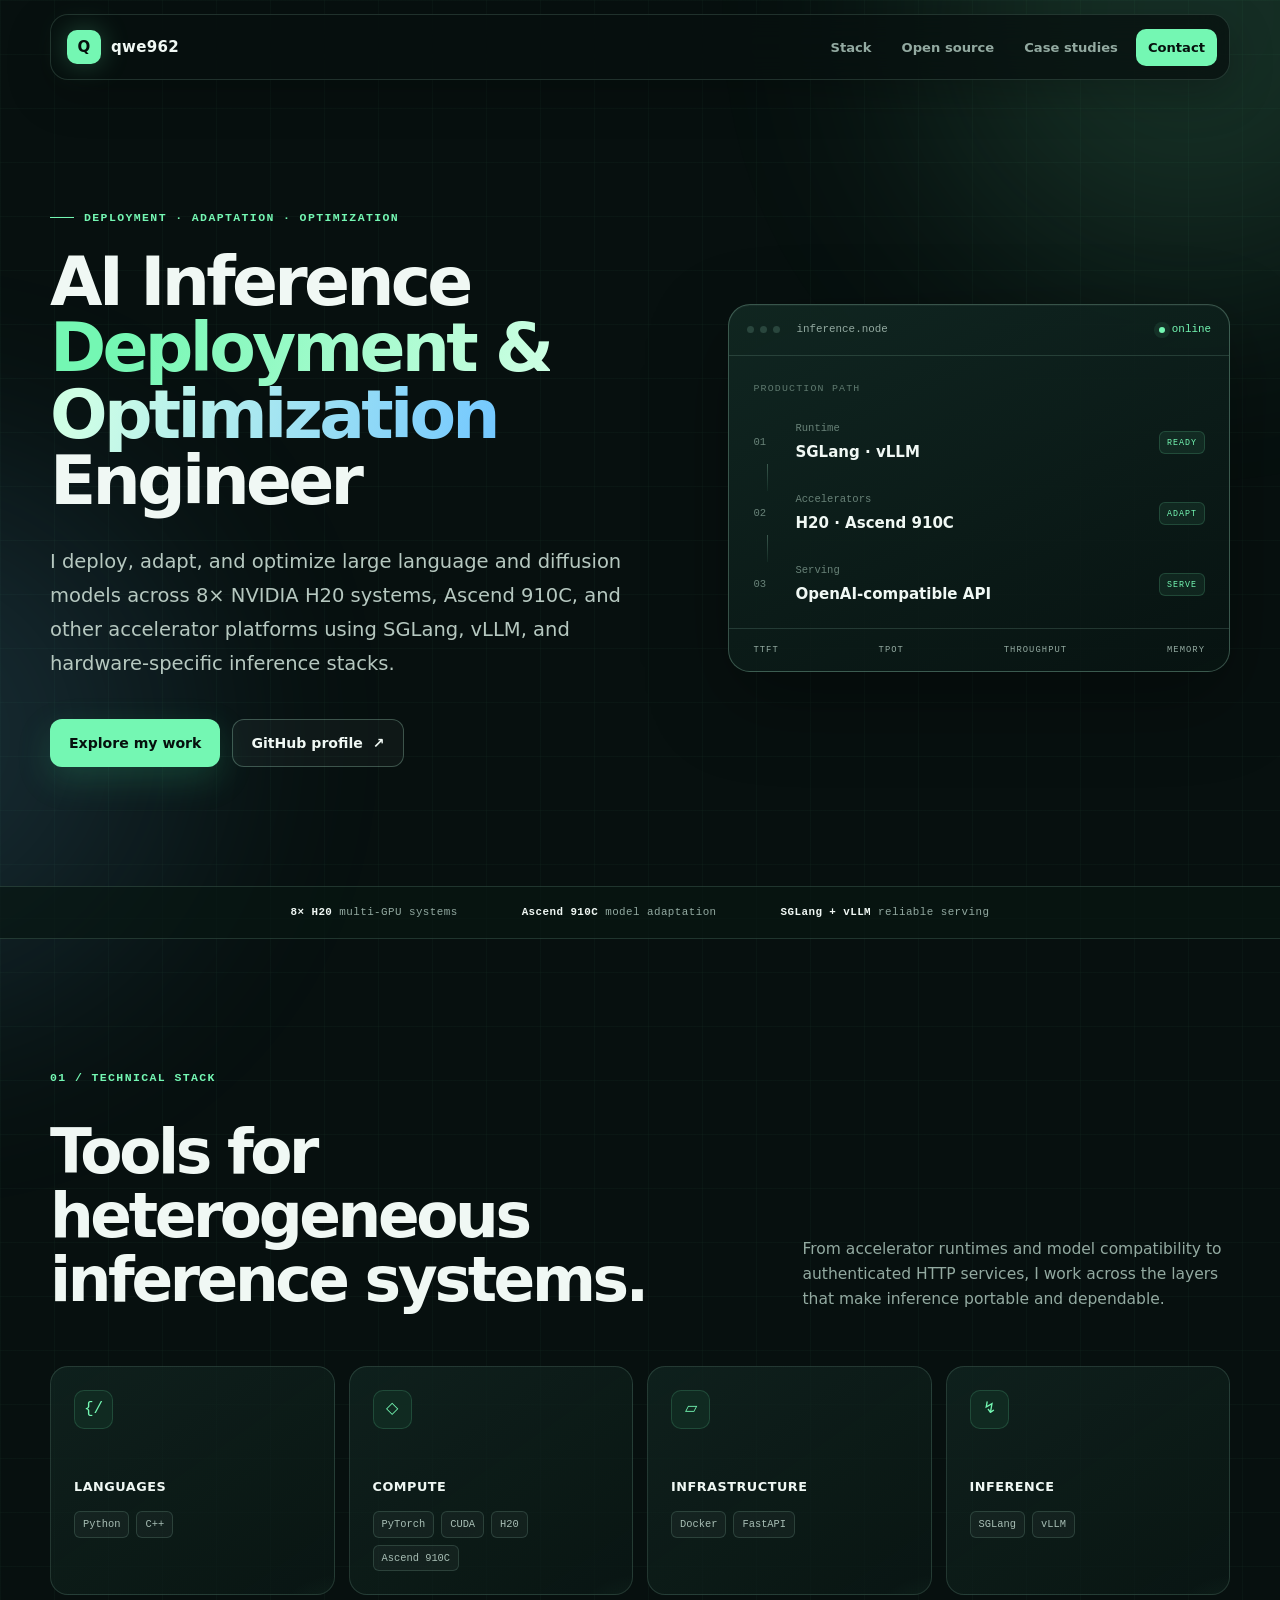
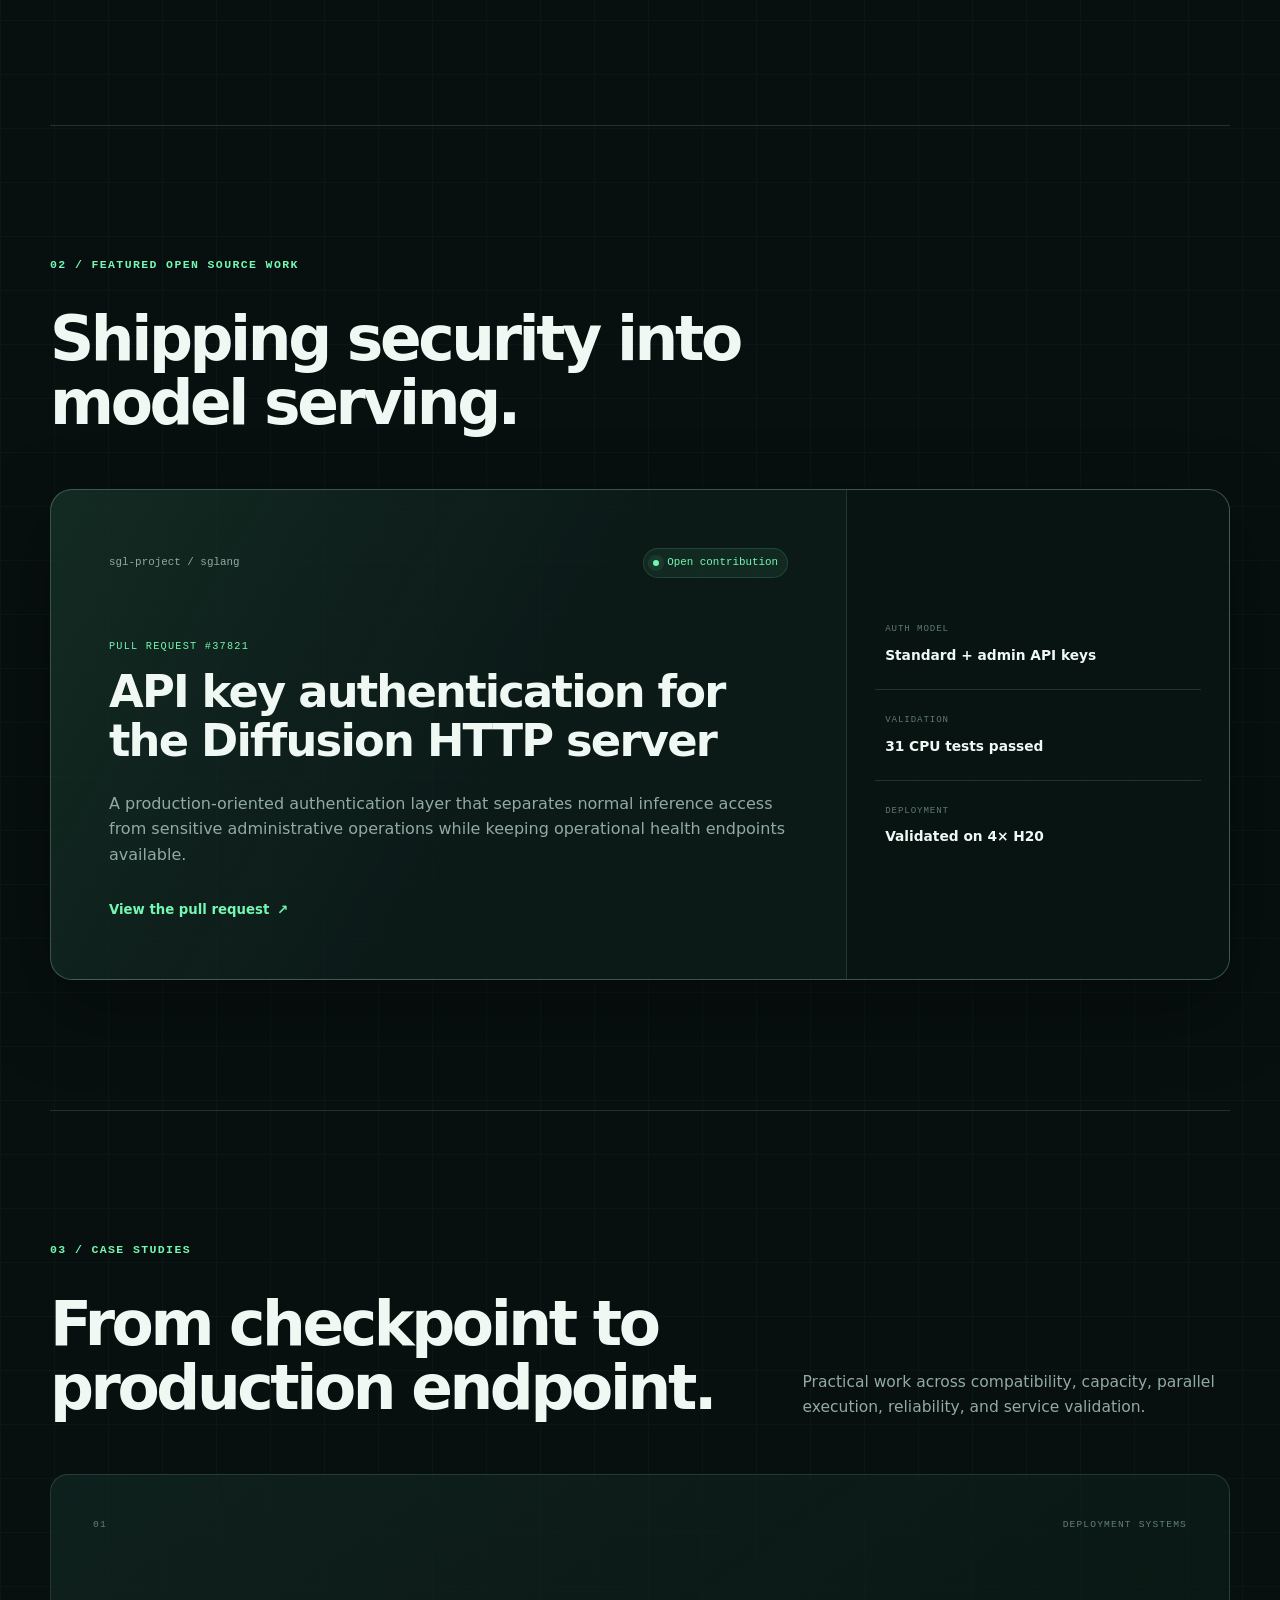
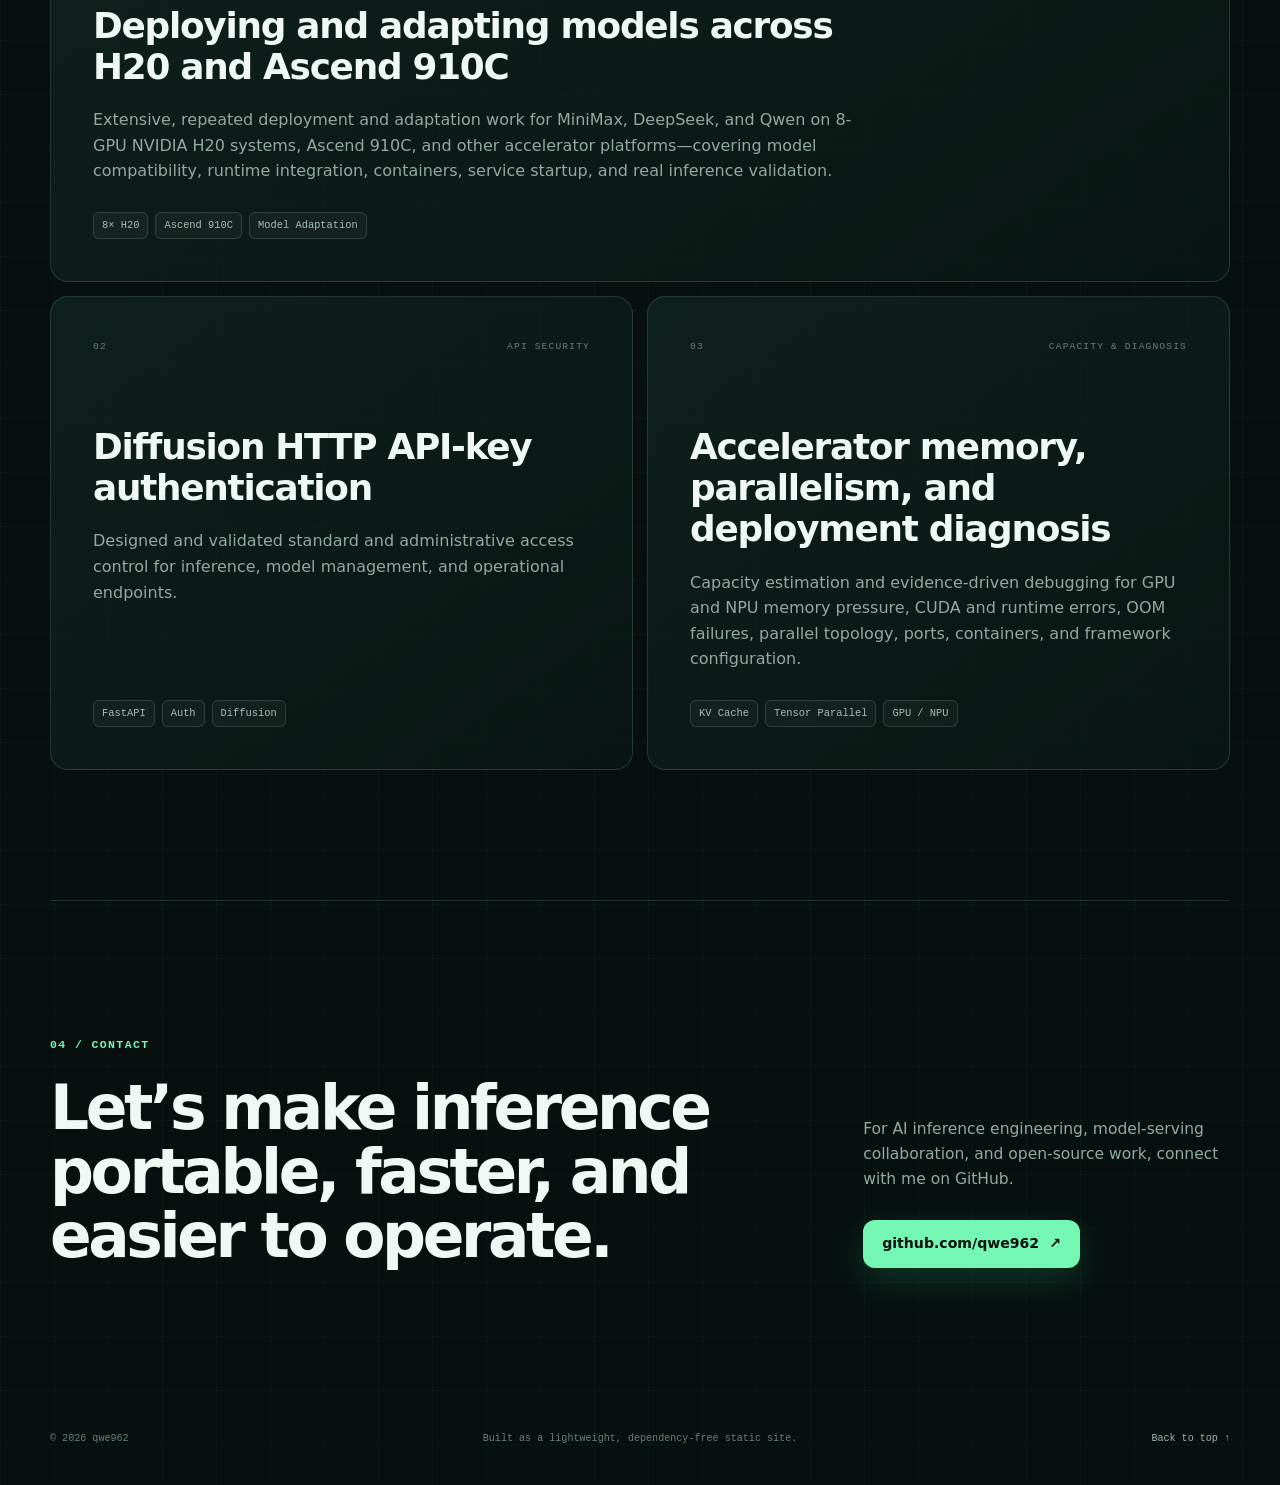
<file: index.html>
<!DOCTYPE html>
<html lang="en">
  <head>
    <meta charset="utf-8">
    <meta name="viewport" content="width=device-width, initial-scale=1">
    <meta name="theme-color" content="#07100f">
    <meta
      name="description"
      content="AI Inference Deployment & Optimization Engineer focused on SGLang, vLLM, NVIDIA H20, Ascend 910C, and cross-accelerator model adaptation."
    >
    <meta property="og:type" content="website">
    <meta property="og:title" content="qwe962 — AI Inference Deployment & Optimization Engineer">
    <meta
      property="og:description"
      content="Large-model deployment, adaptation, and optimization across NVIDIA H20, Ascend 910C, SGLang, and vLLM."
    >
    <meta property="og:url" content="https://qwe962.github.io/">
    <meta property="og:image" content="https://qwe962.github.io/assets/site-preview.png">
    <meta name="twitter:card" content="summary_large_image">
    <link rel="canonical" href="https://qwe962.github.io/">
    <link rel="icon" href="assets/favicon.svg" type="image/svg+xml">
    <link rel="stylesheet" href="styles.css">
    <script>
      document.documentElement.classList.add('js');
    </script>
    <script src="script.js" defer></script>
    <title>qwe962 — AI Inference Deployment &amp; Optimization Engineer</title>
  </head>
  <body>
    <a class="skip-link" href="#main-content">Skip to content</a>

    <div class="page-glow page-glow-one" aria-hidden="true"></div>
    <div class="page-glow page-glow-two" aria-hidden="true"></div>

    <header class="site-header">
      <a class="brand" href="#top" aria-label="qwe962 home">
        <span class="brand-mark" aria-hidden="true">Q</span>
        <span>qwe962</span>
      </a>

      <nav class="site-nav" aria-label="Primary navigation">
        <a href="#stack">Stack</a>
        <a href="#open-source">Open source</a>
        <a href="#case-studies">Case studies</a>
        <a class="nav-contact" href="#contact">Contact</a>
      </nav>
    </header>

    <main id="main-content">
      <section class="hero section-shell" id="top">
        <div class="hero-copy">
          <p class="eyebrow reveal">Deployment · adaptation · optimization</p>
          <h1 class="reveal">
            AI Inference<br>
            <span>Deployment &amp;<br>Optimization</span><br>
            Engineer
          </h1>
          <p class="hero-summary reveal">
            I deploy, adapt, and optimize large language and diffusion models
            across 8× NVIDIA H20 systems, Ascend 910C, and other accelerator
            platforms using SGLang, vLLM, and hardware-specific inference stacks.
          </p>
          <div class="hero-actions reveal">
            <a class="button button-primary" href="#case-studies">Explore my work</a>
            <a
              class="button button-secondary"
              href="https://github.com/qwe962"
              target="_blank"
              rel="noreferrer"
            >
              GitHub profile
              <span aria-hidden="true">↗</span>
            </a>
          </div>
        </div>

        <div class="hero-system reveal">
          <div class="system-header">
            <div class="window-controls" aria-hidden="true">
              <span></span><span></span><span></span>
            </div>
            <span>inference.node</span>
            <span class="live-status"><i></i> online</span>
          </div>

          <div class="system-body">
            <div class="system-label">PRODUCTION PATH</div>
            <div class="pipeline-row">
              <span class="pipeline-index">01</span>
              <div>
                <span class="pipeline-name">Runtime</span>
                <strong>SGLang · vLLM</strong>
              </div>
              <span class="pipeline-state">READY</span>
            </div>
            <div class="pipeline-line" aria-hidden="true"></div>
            <div class="pipeline-row">
              <span class="pipeline-index">02</span>
              <div>
                <span class="pipeline-name">Accelerators</span>
                <strong>H20 · Ascend 910C</strong>
              </div>
              <span class="pipeline-state">ADAPT</span>
            </div>
            <div class="pipeline-line" aria-hidden="true"></div>
            <div class="pipeline-row">
              <span class="pipeline-index">03</span>
              <div>
                <span class="pipeline-name">Serving</span>
                <strong>OpenAI-compatible API</strong>
              </div>
              <span class="pipeline-state">SERVE</span>
            </div>
          </div>

          <div class="system-footer">
            <span>TTFT</span>
            <span>TPOT</span>
            <span>THROUGHPUT</span>
            <span>MEMORY</span>
          </div>
        </div>
      </section>

      <section class="signal-bar" aria-label="Engineering focus">
        <div class="signal-track">
          <span><strong>8× H20</strong> multi-GPU systems</span>
          <span><strong>Ascend 910C</strong> model adaptation</span>
          <span><strong>SGLang + vLLM</strong> reliable serving</span>
        </div>
      </section>

      <section class="content-section section-shell" id="stack">
        <div class="section-heading reveal">
          <p class="section-number">01 / TECHNICAL STACK</p>
          <h2>Tools for heterogeneous inference systems.</h2>
          <p>
            From accelerator runtimes and model compatibility to authenticated
            HTTP services, I work across the layers that make inference portable
            and dependable.
          </p>
        </div>

        <div class="stack-grid">
          <article class="stack-card reveal">
            <span class="stack-icon" aria-hidden="true">{/</span>
            <h3>Languages</h3>
            <div class="tag-list">
              <span>Python</span>
              <span>C++</span>
            </div>
          </article>

          <article class="stack-card reveal">
            <span class="stack-icon" aria-hidden="true">◇</span>
            <h3>Compute</h3>
            <div class="tag-list">
              <span>PyTorch</span>
              <span>CUDA</span>
              <span>H20</span>
              <span>Ascend 910C</span>
            </div>
          </article>

          <article class="stack-card reveal">
            <span class="stack-icon" aria-hidden="true">▱</span>
            <h3>Infrastructure</h3>
            <div class="tag-list">
              <span>Docker</span>
              <span>FastAPI</span>
            </div>
          </article>

          <article class="stack-card reveal">
            <span class="stack-icon" aria-hidden="true">↯</span>
            <h3>Inference</h3>
            <div class="tag-list">
              <span>SGLang</span>
              <span>vLLM</span>
            </div>
          </article>
        </div>
      </section>

      <section class="content-section section-shell" id="open-source">
        <div class="section-heading reveal">
          <p class="section-number">02 / FEATURED OPEN SOURCE WORK</p>
          <h2>Shipping security into model serving.</h2>
        </div>

        <article class="featured-work reveal">
          <div class="work-main">
            <div class="work-meta">
              <span class="repo-name">sgl-project / sglang</span>
              <span class="status-badge"><i></i> Open contribution</span>
            </div>
            <p class="pr-number">PULL REQUEST #37821</p>
            <h3>API key authentication for the Diffusion HTTP server</h3>
            <p class="work-description">
              A production-oriented authentication layer that separates normal
              inference access from sensitive administrative operations while
              keeping operational health endpoints available.
            </p>
            <a
              class="text-link"
              href="https://github.com/sgl-project/sglang/pull/37821"
              target="_blank"
              rel="noreferrer"
            >
              View the pull request <span aria-hidden="true">↗</span>
            </a>
          </div>

          <div class="work-details">
            <div>
              <span>AUTH MODEL</span>
              <strong>Standard + admin API keys</strong>
            </div>
            <div>
              <span>VALIDATION</span>
              <strong>31 CPU tests passed</strong>
            </div>
            <div>
              <span>DEPLOYMENT</span>
              <strong>Validated on 4× H20</strong>
            </div>
          </div>
        </article>
      </section>

      <section class="content-section section-shell" id="case-studies">
        <div class="section-heading reveal">
          <p class="section-number">03 / CASE STUDIES</p>
          <h2>From checkpoint to production endpoint.</h2>
          <p>
            Practical work across compatibility, capacity, parallel execution,
            reliability, and service validation.
          </p>
        </div>

        <div class="case-grid">
          <article class="case-card case-card-wide reveal">
            <div class="case-topline">
              <span>01</span>
              <span>DEPLOYMENT SYSTEMS</span>
            </div>
            <h3>Deploying and adapting models across H20 and Ascend 910C</h3>
            <p>
              Extensive, repeated deployment and adaptation work for MiniMax,
              DeepSeek, and Qwen on 8-GPU NVIDIA H20 systems, Ascend 910C, and
              other accelerator platforms—covering model compatibility, runtime
              integration, containers, service startup, and real inference validation.
            </p>
            <div class="case-tags">
              <span>8× H20</span><span>Ascend 910C</span><span>Model Adaptation</span>
            </div>
          </article>

          <article class="case-card reveal">
            <div class="case-topline">
              <span>02</span>
              <span>API SECURITY</span>
            </div>
            <h3>Diffusion HTTP API-key authentication</h3>
            <p>
              Designed and validated standard and administrative access control
              for inference, model management, and operational endpoints.
            </p>
            <div class="case-tags">
              <span>FastAPI</span><span>Auth</span><span>Diffusion</span>
            </div>
          </article>

          <article class="case-card reveal">
            <div class="case-topline">
              <span>03</span>
              <span>CAPACITY &amp; DIAGNOSIS</span>
            </div>
            <h3>Accelerator memory, parallelism, and deployment diagnosis</h3>
            <p>
              Capacity estimation and evidence-driven debugging for GPU and NPU
              memory pressure, CUDA and runtime errors, OOM failures, parallel
              topology, ports, containers, and framework configuration.
            </p>
            <div class="case-tags">
              <span>KV Cache</span><span>Tensor Parallel</span><span>GPU / NPU</span>
            </div>
          </article>
        </div>
      </section>

      <section class="contact-section section-shell reveal" id="contact">
        <div>
          <p class="section-number">04 / CONTACT</p>
          <h2>Let’s make inference portable, faster, and easier to operate.</h2>
        </div>
        <div class="contact-copy">
          <p>
            For AI inference engineering, model-serving collaboration, and
            open-source work, connect with me on GitHub.
          </p>
          <a
            class="button button-primary"
            href="https://github.com/qwe962"
            target="_blank"
            rel="noreferrer"
          >
            github.com/qwe962 <span aria-hidden="true">↗</span>
          </a>
        </div>
      </section>
    </main>

    <footer class="site-footer section-shell">
      <p>© 2026 qwe962</p>
      <p>Built as a lightweight, dependency-free static site.</p>
      <a href="#top">Back to top ↑</a>
    </footer>
  </body>
</html>
</file>
<file: styles.css>
:root {
  --bg: #07100f;
  --bg-soft: #0a1513;
  --panel: rgba(14, 30, 27, 0.72);
  --panel-solid: #0e1d1a;
  --line: rgba(189, 255, 225, 0.14);
  --line-strong: rgba(189, 255, 225, 0.26);
  --text: #f0f8f4;
  --muted: #93aaa1;
  --accent: #74f7b3;
  --accent-strong: #39db91;
  --accent-dark: #102a21;
  --blue: #72c7ff;
  --max-width: 1180px;
  --radius: 22px;
  --shadow: 0 28px 80px rgba(0, 0, 0, 0.34);
}

* {
  box-sizing: border-box;
}

html {
  scroll-behavior: smooth;
  scroll-padding-top: 92px;
}

body {
  min-width: 320px;
  margin: 0;
  overflow-x: clip;
  color: var(--text);
  background:
    linear-gradient(rgba(116, 247, 179, 0.026) 1px, transparent 1px),
    linear-gradient(90deg, rgba(116, 247, 179, 0.026) 1px, transparent 1px),
    var(--bg);
  background-size: 54px 54px;
  font-family:
    Inter, ui-sans-serif, system-ui, -apple-system, BlinkMacSystemFont, "Segoe UI",
    sans-serif;
  line-height: 1.6;
  -webkit-font-smoothing: antialiased;
}

a {
  color: inherit;
  text-decoration: none;
}

button,
a {
  -webkit-tap-highlight-color: transparent;
}

.skip-link {
  position: fixed;
  top: 12px;
  left: 12px;
  z-index: 100;
  padding: 10px 14px;
  color: #06100d;
  background: var(--accent);
  border-radius: 8px;
  transform: translateY(-180%);
  transition: transform 180ms ease;
}

.skip-link:focus {
  transform: translateY(0);
}

.page-glow {
  position: fixed;
  z-index: -1;
  width: 42vw;
  height: 42vw;
  border-radius: 50%;
  filter: blur(120px);
  opacity: 0.14;
  pointer-events: none;
}

.page-glow-one {
  top: -20vw;
  right: -14vw;
  background: var(--accent);
}

.page-glow-two {
  top: 52vh;
  left: -28vw;
  background: var(--blue);
}

.section-shell,
.site-header {
  width: min(calc(100% - 48px), var(--max-width));
  margin-inline: auto;
}

.site-header {
  position: sticky;
  top: 14px;
  z-index: 20;
  display: flex;
  align-items: center;
  justify-content: space-between;
  min-height: 66px;
  margin-top: 14px;
  padding: 10px 12px 10px 16px;
  background: rgba(7, 16, 15, 0.76);
  border: 1px solid var(--line);
  border-radius: 18px;
  box-shadow: 0 14px 45px rgba(0, 0, 0, 0.24);
  backdrop-filter: blur(18px);
}

.brand {
  display: inline-flex;
  align-items: center;
  gap: 10px;
  font-size: 0.94rem;
  font-weight: 750;
  letter-spacing: 0.02em;
}

.brand-mark {
  display: grid;
  width: 34px;
  height: 34px;
  color: #06100d;
  background: var(--accent);
  border-radius: 10px;
  place-items: center;
  box-shadow: 0 0 28px rgba(116, 247, 179, 0.26);
}

.site-nav {
  display: flex;
  align-items: center;
  gap: 6px;
}

.site-nav a {
  padding: 8px 12px;
  color: var(--muted);
  border-radius: 10px;
  font-size: 0.82rem;
  font-weight: 650;
  transition: color 180ms ease, background 180ms ease;
}

.site-nav a:hover,
.site-nav a:focus-visible,
.site-nav a[aria-current="true"] {
  color: var(--text);
  background: rgba(255, 255, 255, 0.05);
}

.site-nav .nav-contact {
  color: #06100d;
  background: var(--accent);
}

.site-nav .nav-contact:hover,
.site-nav .nav-contact:focus-visible {
  color: #06100d;
  background: #9dffca;
}

.hero {
  display: grid;
  grid-template-columns: minmax(0, 1.08fr) minmax(360px, 0.92fr);
  gap: clamp(48px, 7vw, 100px);
  align-items: center;
  min-height: calc(100vh - 94px);
  padding-block: 100px 90px;
}

.eyebrow,
.section-number,
.system-label,
.pr-number,
.case-topline,
.system-footer,
.pipeline-state {
  font-family: "SFMono-Regular", Consolas, "Liberation Mono", monospace;
  letter-spacing: 0.12em;
  text-transform: uppercase;
}

.eyebrow,
.section-number {
  margin: 0 0 22px;
  color: var(--accent);
  font-size: 0.72rem;
  font-weight: 700;
}

.eyebrow::before {
  display: inline-block;
  width: 24px;
  height: 1px;
  margin: 0 10px 3px 0;
  background: var(--accent);
  content: "";
}

.hero h1,
.section-heading h2,
.contact-section h2 {
  margin: 0;
  font-weight: 650;
  letter-spacing: -0.055em;
  line-height: 0.98;
}

.hero h1 {
  max-width: 760px;
  font-size: clamp(3.25rem, 5.3vw, 5.7rem);
}

.hero h1 span {
  color: transparent;
  background: linear-gradient(105deg, var(--accent) 8%, #d0ffe5 55%, var(--blue));
  -webkit-background-clip: text;
  background-clip: text;
}

.hero-summary {
  max-width: 650px;
  margin: 30px 0 0;
  color: #b6c8c0;
  font-size: clamp(1rem, 1.7vw, 1.22rem);
  line-height: 1.75;
}

.hero-actions {
  display: flex;
  flex-wrap: wrap;
  gap: 12px;
  margin-top: 38px;
}

.button {
  display: inline-flex;
  align-items: center;
  justify-content: center;
  gap: 10px;
  min-height: 48px;
  padding: 11px 18px;
  border: 1px solid transparent;
  border-radius: 12px;
  font-size: 0.88rem;
  font-weight: 750;
  transition: transform 180ms ease, border-color 180ms ease, background 180ms ease;
}

.button:hover,
.button:focus-visible {
  transform: translateY(-2px);
}

.button-primary {
  color: #06100d;
  background: var(--accent);
  box-shadow: 0 12px 34px rgba(57, 219, 145, 0.18);
}

.button-primary:hover,
.button-primary:focus-visible {
  background: #9dffca;
}

.button-secondary {
  color: var(--text);
  background: rgba(255, 255, 255, 0.035);
  border-color: var(--line-strong);
}

.button-secondary:hover,
.button-secondary:focus-visible {
  border-color: rgba(116, 247, 179, 0.5);
  background: rgba(116, 247, 179, 0.07);
}

.hero-system {
  overflow: hidden;
  background: linear-gradient(155deg, rgba(17, 39, 34, 0.94), rgba(8, 20, 18, 0.88));
  border: 1px solid var(--line-strong);
  border-radius: var(--radius);
  box-shadow: var(--shadow), inset 0 1px rgba(255, 255, 255, 0.04);
  transform: perspective(1100px) rotateY(-4deg) rotateX(2deg);
  transition: transform 320ms ease, border-color 320ms ease;
}

.hero-system:hover {
  border-color: rgba(116, 247, 179, 0.42);
  transform: perspective(1100px) rotateY(0) rotateX(0) translateY(-4px);
}

.system-header,
.system-footer {
  display: flex;
  align-items: center;
  color: var(--muted);
  font-family: "SFMono-Regular", Consolas, monospace;
  font-size: 0.68rem;
}

.system-header {
  gap: 16px;
  min-height: 51px;
  padding: 0 18px;
  border-bottom: 1px solid var(--line);
}

.window-controls {
  display: flex;
  gap: 6px;
}

.window-controls span {
  width: 7px;
  height: 7px;
  background: #29463d;
  border-radius: 50%;
}

.live-status {
  display: inline-flex;
  align-items: center;
  gap: 7px;
  margin-left: auto;
  color: var(--accent);
}

.live-status i,
.status-badge i {
  width: 6px;
  height: 6px;
  background: currentColor;
  border-radius: 50%;
  box-shadow: 0 0 0 5px rgba(116, 247, 179, 0.08);
  animation: pulse 2.4s ease-in-out infinite;
}

.system-body {
  padding: 25px 24px 22px;
}

.system-label {
  margin-bottom: 24px;
  color: #5f7a70;
  font-size: 0.62rem;
}

.pipeline-row {
  display: grid;
  grid-template-columns: 30px 1fr auto;
  gap: 12px;
  align-items: center;
}

.pipeline-index,
.pipeline-name {
  display: block;
  color: #688278;
  font-family: "SFMono-Regular", Consolas, monospace;
  font-size: 0.66rem;
}

.pipeline-row strong {
  display: block;
  margin-top: 3px;
  font-size: 0.94rem;
  font-weight: 650;
}

.pipeline-state {
  padding: 4px 7px;
  color: var(--accent);
  background: rgba(116, 247, 179, 0.07);
  border: 1px solid rgba(116, 247, 179, 0.16);
  border-radius: 6px;
  font-size: 0.52rem;
}

.pipeline-line {
  width: 1px;
  height: 27px;
  margin-left: 14px;
  background: linear-gradient(var(--line-strong), rgba(116, 247, 179, 0.05));
}

.system-footer {
  justify-content: space-between;
  padding: 14px 24px;
  border-top: 1px solid var(--line);
  font-size: 0.55rem;
}

.signal-bar {
  overflow: hidden;
  border-block: 1px solid var(--line);
  background: rgba(8, 23, 19, 0.68);
}

.signal-track {
  display: flex;
  justify-content: center;
  gap: clamp(24px, 5vw, 80px);
  width: min(calc(100% - 48px), var(--max-width));
  margin-inline: auto;
  padding-block: 17px;
  color: var(--muted);
  font-family: "SFMono-Regular", Consolas, monospace;
  font-size: 0.68rem;
  letter-spacing: 0.04em;
}

.signal-track span {
  white-space: nowrap;
}

.signal-track strong {
  color: var(--text);
  font-weight: 650;
}

.content-section {
  padding-block: 130px;
  border-bottom: 1px solid var(--line);
}

.section-heading {
  display: grid;
  grid-template-columns: minmax(0, 1.25fr) minmax(280px, 0.75fr);
  gap: 40px;
  align-items: end;
  margin-bottom: 55px;
}

.section-heading .section-number {
  grid-column: 1 / -1;
  margin-bottom: -8px;
}

.section-heading h2,
.contact-section h2 {
  max-width: 780px;
  font-size: clamp(2.3rem, 4.8vw, 4.6rem);
  line-height: 1.04;
}

.section-heading > p:last-child,
.contact-copy > p {
  max-width: 540px;
  margin: 0;
  color: var(--muted);
  font-size: 0.97rem;
}

.stack-grid {
  display: grid;
  grid-template-columns: repeat(4, 1fr);
  gap: 14px;
}

.stack-card,
.case-card {
  position: relative;
  overflow: hidden;
  background: linear-gradient(145deg, rgba(18, 39, 34, 0.72), rgba(10, 24, 21, 0.66));
  border: 1px solid var(--line);
  border-radius: 18px;
  transition: transform 220ms ease, border-color 220ms ease, background 220ms ease;
}

.stack-card::after,
.case-card::after {
  position: absolute;
  inset: auto -30% -60% auto;
  width: 160px;
  height: 160px;
  background: radial-gradient(circle, rgba(116, 247, 179, 0.11), transparent 67%);
  border-radius: 50%;
  content: "";
  pointer-events: none;
}

.stack-card:hover,
.case-card:hover {
  background: linear-gradient(145deg, rgba(21, 46, 39, 0.86), rgba(11, 26, 23, 0.76));
  border-color: rgba(116, 247, 179, 0.32);
  transform: translateY(-5px);
}

.stack-card {
  min-height: 210px;
  padding: 23px;
}

.stack-icon {
  display: grid;
  width: 39px;
  height: 39px;
  margin-bottom: 48px;
  color: var(--accent);
  background: var(--accent-dark);
  border: 1px solid rgba(116, 247, 179, 0.16);
  border-radius: 10px;
  font-family: "SFMono-Regular", Consolas, monospace;
  place-items: center;
}

.stack-card h3 {
  margin: 0 0 13px;
  font-size: 0.8rem;
  font-weight: 650;
  letter-spacing: 0.04em;
  text-transform: uppercase;
}

.tag-list,
.case-tags {
  display: flex;
  flex-wrap: wrap;
  gap: 7px;
}

.tag-list span,
.case-tags span {
  padding: 4px 8px;
  color: #a8beb5;
  background: rgba(255, 255, 255, 0.035);
  border: 1px solid var(--line);
  border-radius: 6px;
  font-family: "SFMono-Regular", Consolas, monospace;
  font-size: 0.65rem;
}

.featured-work {
  display: grid;
  grid-template-columns: minmax(0, 1.35fr) minmax(280px, 0.65fr);
  overflow: hidden;
  background:
    linear-gradient(120deg, rgba(116, 247, 179, 0.075), transparent 43%),
    var(--panel);
  border: 1px solid var(--line-strong);
  border-radius: var(--radius);
  box-shadow: var(--shadow);
}

.work-main {
  padding: clamp(30px, 5vw, 58px);
}

.work-meta {
  display: flex;
  flex-wrap: wrap;
  gap: 12px;
  align-items: center;
  justify-content: space-between;
  margin-bottom: 60px;
}

.repo-name,
.status-badge {
  font-family: "SFMono-Regular", Consolas, monospace;
  font-size: 0.68rem;
}

.repo-name {
  color: var(--muted);
}

.status-badge {
  display: inline-flex;
  align-items: center;
  gap: 8px;
  padding: 5px 9px;
  color: var(--accent);
  background: rgba(116, 247, 179, 0.07);
  border: 1px solid rgba(116, 247, 179, 0.14);
  border-radius: 999px;
}

.pr-number {
  margin: 0 0 14px;
  color: var(--accent);
  font-size: 0.64rem;
}

.featured-work h3 {
  max-width: 670px;
  margin: 0;
  font-size: clamp(1.75rem, 3.5vw, 3.2rem);
  font-weight: 620;
  letter-spacing: -0.04em;
  line-height: 1.09;
}

.work-description {
  max-width: 680px;
  margin: 25px 0 28px;
  color: var(--muted);
}

.text-link {
  display: inline-flex;
  gap: 8px;
  align-items: center;
  color: var(--accent);
  font-size: 0.83rem;
  font-weight: 750;
}

.text-link span {
  transition: transform 180ms ease;
}

.text-link:hover span,
.text-link:focus-visible span {
  transform: translate(3px, -3px);
}

.work-details {
  display: grid;
  align-content: center;
  padding: 28px;
  background: rgba(5, 15, 13, 0.48);
  border-left: 1px solid var(--line);
}

.work-details div {
  padding: 23px 10px;
  border-bottom: 1px solid var(--line);
}

.work-details div:last-child {
  border-bottom: 0;
}

.work-details span,
.work-details strong {
  display: block;
}

.work-details span {
  margin-bottom: 7px;
  color: #60796f;
  font-family: "SFMono-Regular", Consolas, monospace;
  font-size: 0.57rem;
  letter-spacing: 0.1em;
}

.work-details strong {
  font-size: 0.86rem;
  font-weight: 650;
}

.case-grid {
  display: grid;
  grid-template-columns: repeat(2, 1fr);
  gap: 14px;
}

.case-card {
  display: flex;
  flex-direction: column;
  min-height: 340px;
  padding: clamp(26px, 4vw, 42px);
}

.case-card-wide {
  grid-column: 1 / -1;
  min-height: 320px;
}

.case-topline {
  display: flex;
  justify-content: space-between;
  margin-bottom: 72px;
  color: #668078;
  font-size: 0.6rem;
}

.case-card h3 {
  max-width: 740px;
  margin: 0;
  font-size: clamp(1.45rem, 2.8vw, 2.55rem);
  font-weight: 620;
  letter-spacing: -0.035em;
  line-height: 1.15;
}

.case-card p {
  max-width: 760px;
  margin: 20px 0 28px;
  color: var(--muted);
}

.case-tags {
  margin-top: auto;
}

.contact-section {
  display: grid;
  grid-template-columns: minmax(0, 1.18fr) minmax(300px, 0.62fr);
  gap: clamp(45px, 9vw, 130px);
  align-items: end;
  padding-block: 135px;
}

.contact-copy .button {
  margin-top: 28px;
}

.site-footer {
  display: grid;
  grid-template-columns: 1fr auto 1fr;
  gap: 24px;
  align-items: center;
  padding-block: 28px 38px;
  color: #688078;
  font-family: "SFMono-Regular", Consolas, monospace;
  font-size: 0.63rem;
}

.site-footer p {
  margin: 0;
}

.site-footer a {
  justify-self: end;
  color: #9fb5ac;
}

.js .reveal {
  opacity: 0;
  transform: translateY(20px);
  transition: opacity 650ms ease, transform 650ms ease;
}

.js .reveal.is-visible {
  opacity: 1;
  transform: translateY(0);
}

.hero .reveal:nth-child(2) {
  transition-delay: 80ms;
}

.hero .reveal:nth-child(3) {
  transition-delay: 150ms;
}

.hero .reveal:nth-child(4) {
  transition-delay: 220ms;
}

@keyframes pulse {
  0%, 100% { opacity: 0.72; transform: scale(0.88); }
  50% { opacity: 1; transform: scale(1.12); }
}

@media (max-width: 980px) {
  .hero {
    grid-template-columns: 1fr;
    min-height: auto;
    padding-block: 100px 80px;
  }

  .hero-copy {
    max-width: 780px;
  }

  .hero-system {
    width: min(100%, 620px);
    transform: none;
  }

  .stack-grid {
    grid-template-columns: repeat(2, 1fr);
  }

  .section-heading,
  .contact-section {
    grid-template-columns: 1fr;
  }

  .section-heading {
    gap: 24px;
  }

  .featured-work {
    grid-template-columns: 1fr;
  }

  .work-details {
    grid-template-columns: repeat(3, 1fr);
    border-top: 1px solid var(--line);
    border-left: 0;
  }

  .work-details div {
    border-right: 1px solid var(--line);
    border-bottom: 0;
  }

  .work-details div:last-child {
    border-right: 0;
  }

  .contact-section {
    align-items: start;
  }
}

@media (max-width: 720px) {
  .section-shell,
  .site-header,
  .signal-track {
    width: min(calc(100% - 28px), var(--max-width));
  }

  .site-header {
    position: relative;
    top: 0;
    flex-direction: column;
    align-items: flex-start;
    gap: 12px;
    min-height: 0;
    padding: 12px;
  }

  .site-nav {
    width: 100%;
    justify-content: space-between;
    gap: 2px;
    padding-top: 10px;
    border-top: 1px solid var(--line);
  }

  .site-nav a {
    padding: 6px 8px;
    font-size: 0.68rem;
  }

  .site-nav .nav-contact {
    color: var(--muted);
    background: transparent;
  }

  .site-nav .nav-contact:hover,
  .site-nav .nav-contact:focus-visible {
    color: var(--text);
    background: rgba(255, 255, 255, 0.05);
  }

  .hero {
    gap: 54px;
    padding-block: 76px 66px;
  }

  .hero h1 {
    font-size: clamp(2.7rem, 11.7vw, 3.5rem);
  }

  .hero-summary {
    margin-top: 24px;
  }

  .hero-actions {
    align-items: stretch;
    flex-direction: column;
  }

  .button {
    width: 100%;
  }

  .system-body {
    padding-inline: 18px;
  }

  .pipeline-row {
    grid-template-columns: 24px 1fr;
  }

  .pipeline-state {
    display: none;
  }

  .system-footer {
    gap: 8px;
    padding-inline: 18px;
    font-size: 0.48rem;
  }

  .signal-track {
    justify-content: flex-start;
    overflow-x: auto;
    padding-inline: 4px;
    scrollbar-width: none;
  }

  .signal-track::-webkit-scrollbar {
    display: none;
  }

  .content-section,
  .contact-section {
    padding-block: 94px;
  }

  .section-heading {
    margin-bottom: 38px;
  }

  .stack-grid,
  .case-grid {
    grid-template-columns: 1fr;
  }

  .stack-card {
    min-height: 180px;
  }

  .stack-icon {
    margin-bottom: 34px;
  }

  .case-card-wide {
    grid-column: auto;
  }

  .work-meta {
    align-items: flex-start;
    flex-direction: column;
    margin-bottom: 45px;
  }

  .work-details {
    grid-template-columns: 1fr;
  }

  .work-details div {
    border-right: 0;
    border-bottom: 1px solid var(--line);
  }

  .case-card {
    min-height: 330px;
  }

  .case-topline {
    margin-bottom: 50px;
  }

  .site-footer {
    grid-template-columns: 1fr;
    gap: 7px;
  }

  .site-footer a {
    justify-self: start;
    margin-top: 12px;
  }
}

@media (prefers-reduced-motion: reduce) {
  html {
    scroll-behavior: auto;
  }

  *,
  *::before,
  *::after {
    animation-duration: 0.01ms !important;
    animation-iteration-count: 1 !important;
    scroll-behavior: auto !important;
    transition-duration: 0.01ms !important;
  }
}
</file>
